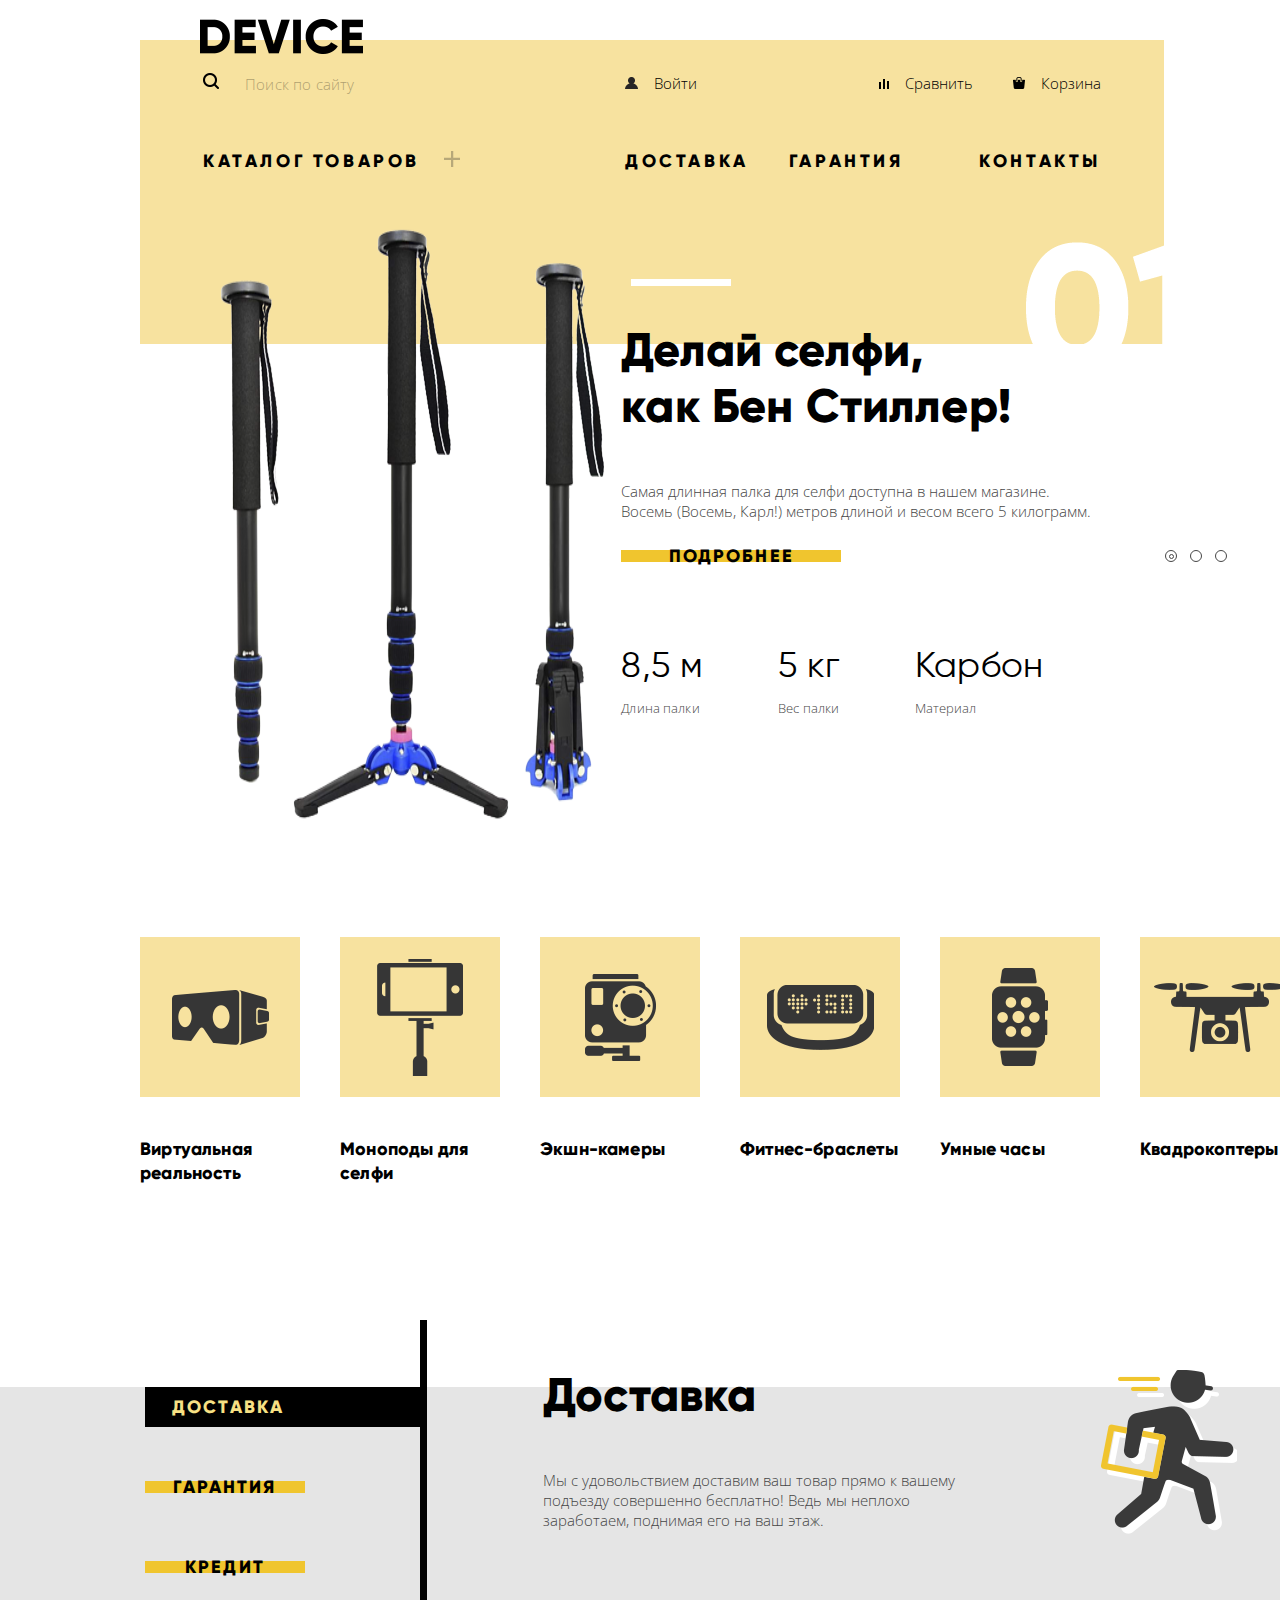
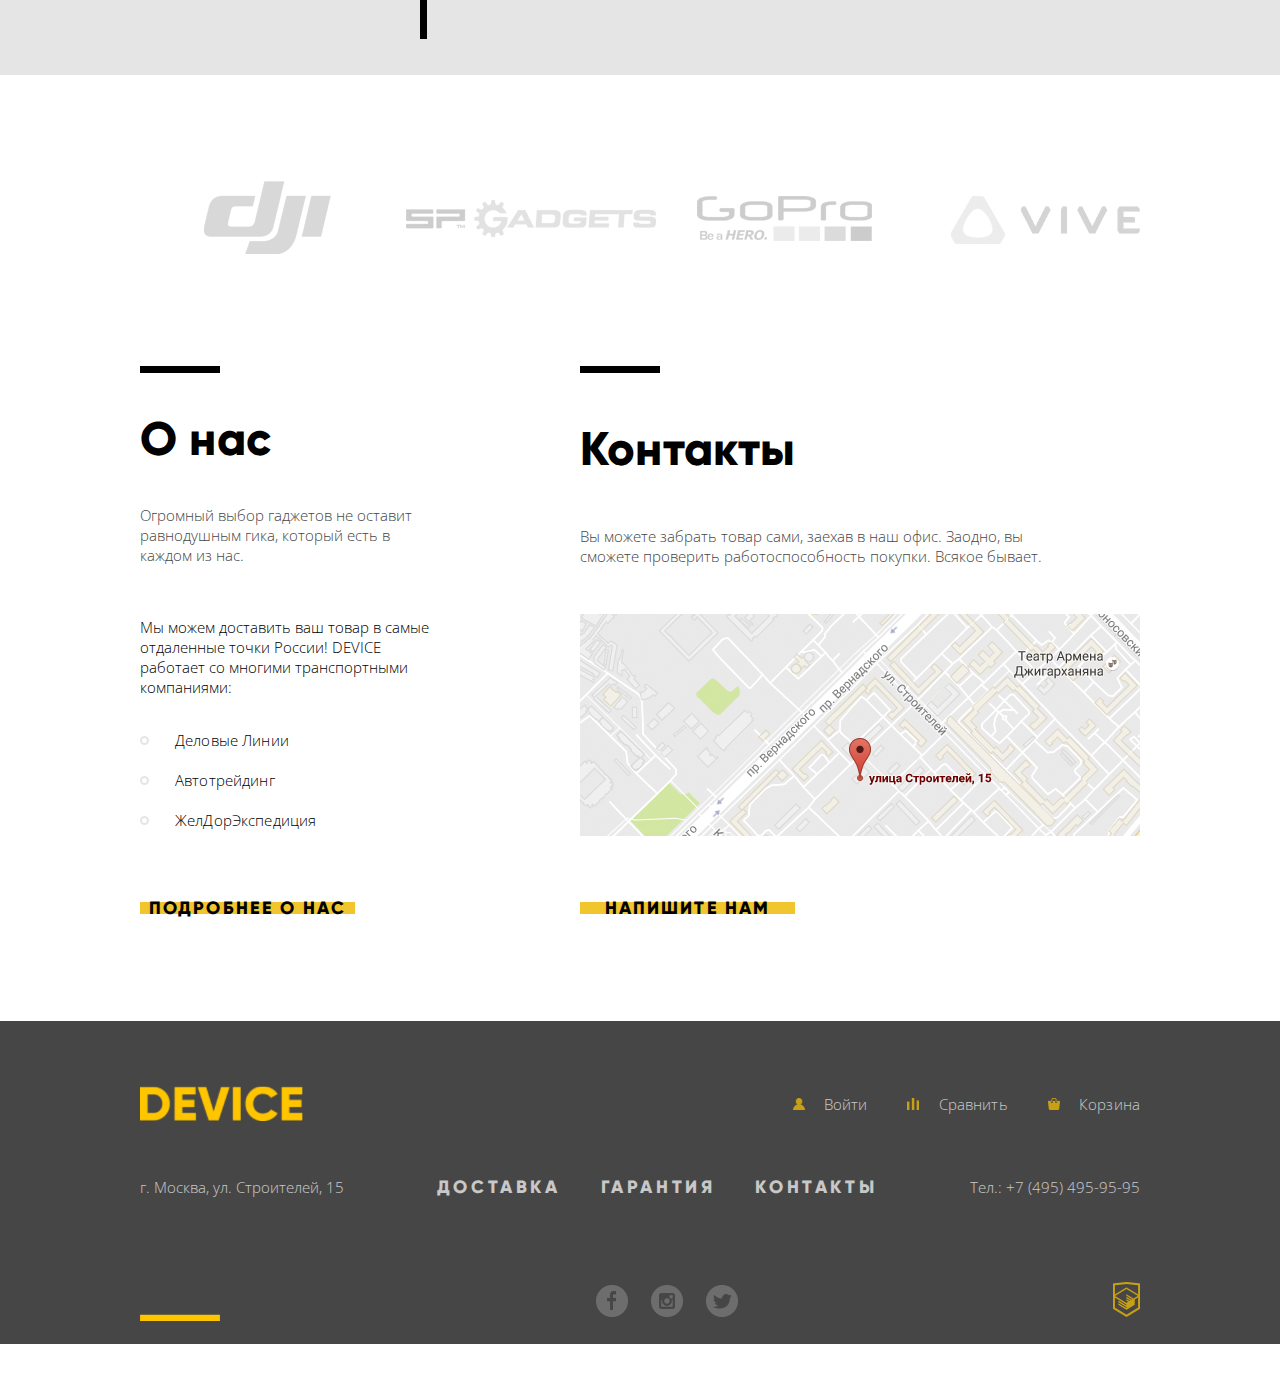
<file: Task_2/index.html>
<!DOCTYPE html>
<html lang="en">
	<head>
		<meta charset="UTF-8" />
		<meta http-equiv="X-UA-Compatible" content="IE=edge" />
		<meta name="viewport" content="width=device-width, initial-scale=1.0" />
		<link rel="stylesheet" href="styles.css" />
		<link rel="preconnect" href="https://fonts.googleapis.com" />
		<link rel="preconnect" href="https://fonts.gstatic.com" crossorigin />
		<link
			href="https://fonts.googleapis.com/css2?family=Open+Sans:wght@300&family=Rubik+Bubbles&display=swap"
			rel="stylesheet"
		/>
		<title>Device</title>
		<style>
			@font-face {
				font-family: "Gilroy - Extra Bold";
				src: url("fonts/Gilroy-ExtraBold.otf");
			}
			@font-face {
				font-family: "Gilroy - Regular";
				src: url("fonts/Gilroy-Regular.ttf");
			}
		</style>
	</head>
	<body>
		<header>
			<a href="#"
				><img src="images/logo-header.svg" alt="" class="logo-header"
			/></a>
			<div class="header-container">
				<div class="wrapper">
				<div class="search">
					<img src="images/search.svg" alt="" />
					<input type="text" placeholder="Поиск по сайту" class="search_text" />
					<section class="search_onfocus">
						<hr class="search_line" />
						<div class="search_button"><a href="#">Найти</a></div>
					</section>
				</div>
				<ul class="header-container_upper-menu">
					<li>
						<a href="#">
							<img src="images/user.svg" alt="" />
							Войти</a
						>
					</li>
					<ul class="header-container_upper-menu_right">
						<li>
							<a href="#">
								<img src="images/compare.svg" alt="" />
								Сравнить</a
							>
						</li>
						<li>
							<a href="#">
								<img src="images/cart.svg" alt="" />
								Корзина</a
							>
						</li>
					</ul>
				</ul>
				</div>
				<ul class="header-container_center-menu wrapper">
					<div class="header-container_center-menu-left">
						<li class="open_menu">
							<a href="#" class="large-menu_text"
								>Каталог товаров <img src="images/plus.svg" alt="" id="plus"
							/></a>
						</li>
						<div class="catalog-options">
							<ul>
								<li><a href="#">Виртуальная реальность</a></li>
								<li><a href="catalog.html">Моноподы</a></li>
								<li><a href="#">Экшн-камеры</a></li>
							</ul>
							<ul>
								<li><a href="#">Фитнес-браслеты</a></li>
								<li><a href="#">Умные часы</a></li>
							</ul>

							<li><a href="#">Квадрокоптеры</a></li>
						</div>
					</div>
					<ul class="header-container_center-menu-right">
						<li>
							<a href="#" class="large-menu_text">Доставка</a>
						</li>
						<li>
							<a href="#" class="large-menu_text">Гарантия</a>
						</li>
						<li>
							<a href="#" class="large-menu_text">Контакты</a>
						</li>
					</ul>
				</ul>
		</header>
	
		<section class="slider slider--safari">
				<input
					type="radio"
					class="nav-dot"
					id="card-radio-1"
					name="slide"
					value="slide1"
					checked
				/>
				<label for="card-radio-1" id="card-label-1"></label>
				<div class="slide">
					<img src="images/slider-1.png" alt="" id="slide_image-1" class="slide_image"/>
					<div class="slide_description">
			<div class="slide-text" id="slide-text--1">
						<p class="slide-text_header">
							Делай селфи,<br> как Бен Стиллер! 
						</p>
						<p class="slide-text_main">
							Самая длинная палка для селфи доступна в нашем магазине.
Восемь (Восемь, Карл!) метров длиной и весом всего 5 килограмм.

						</p>
						<div class="slide-text_more">
							<a href="#">
							ПОДРОБНЕЕ
						</a>
						</div>
						<div class="slide-text_stats">
							<div>
							<p class="slide-text_stats--large">8,5 м</p>
							<p class="slide-text_stats--small">Длина палки</p>
							</div>
							<div>
							<p class="slide-text_stats--large">5 кг</p>
							<p class="slide-text_stats--small">Вес палки</p>
							</div>
							<div>
							<p class="slide-text_stats--large">Карбон</p>
							<p class="slide-text_stats--small">Материал</p>
							</div>
						</div>
						</div>
					</div>
				</div>
				<input
					type="radio"
					class="nav-dot"
					id="card-radio-2"
					name="slide"
					value="slide2"
				/>
				<label for="card-radio-2" id="card-label-2"></label>
				<div class="slide">
					<img src="images/slider-2.png" alt="" id = "slide_image-2" class="slide_image"/>
					<div class="slide_description">
			<div class="slide-text" id="slide-text--2">
						<p class="slide-text_header">
							Худеем<br>
правильно!
						</p>
						<p class="slide-text_main">
							Мотивирующие фитнес-браслеты помогут найти в себе силы 
не пропускать занятия и соблюдать диету.

						</p>
						<div class="slide-text_more">
							<a href="#">
							ПОДРОБНЕЕ
						</a>
						</div>
						<div class="slide-text_stats">
							<div>
							<p class="slide-text_stats--large">48 часов</p>
							<p class="slide-text_stats--small">Без подзарядки</p>
							</div>
						</div>
						</div>
					</div>
				</div>
				<input
					type="radio"
					class="nav-dot"
					id="card-radio-3"
					name="slide"
					value="slide3"
				/>
				<label for="card-radio-3" id="card-label-3"></label>
				<div class="slide" id="slide-3">
					<img src="images/slider-3.png" alt="" class="slide_image"/>
					<div class="slide_description">
									
			<div class="slide-text" id="slide-text--3">
						<p class="slide-text_header">
							Порхает как бабочка,
жалит как пчела!
						</p>
						<p class="slide-text_main">
							Этот обычный, на первый взгляд, квадрокоптер оснащен 
мощным лазером, замаскированным под стандартную камеру.
						</p>
						<div class="slide-text_more">
							<a href="#">
							ПОДРОБНЕЕ
						</a>
						</div>
						<div class="slide-text_stats">
							<div>
							<p class="slide-text_stats--large">800 м</p>
							<p class="slide-text_stats--small">Дальность полета</p>
							</div>
							<div>
							<p class="slide-text_stats--large">50 м</p>
							<p class="slide-text_stats--small">Радиус поражения</p>
							</div>
						</div>
						</div>
					</div>
				</div>
		</section>
		<section class="blocks">
			<a href="#" class = "block"><div class="block_image"><img src="images/popular-1.png" alt=""></div><p class="bold-text">Виртуальная реальность</p></a>
			<a href="#" class = "block"><div class="block_image"><img src="images/popular-2.png" alt=""></div><p class="bold-text">Моноподы для селфи</p></a>
			<a href="#" class = "block"><div class="block_image"><img src="images/popular-3.png" alt=""></div><p class="bold-text">Экшн-камеры</p></a>
			<a href="#" class = "block"><div class="block_image"><img src="images/popular-4.png" alt=""></div><p class="bold-text">Фитнес-браслеты</p></a>
			<a href="#" class = "block"><div class="block_image"><img src="images/popular-5.png" alt=""></div><p class="bold-text">Умные часы</p></a>
			<a href="#"class = "block"><div class="block_image"><img src="images/popular-6.png" alt=""></div><p class="bold-text">Квадрокоптеры</p></a>
	</section>
	<section class="middle-slider">
		<div class="middle-slider_buttons">
							<input
								type="radio"
								class="nav-button"
								id="delivery"
								name="option"
								value=""
								checked
							/>
							<label for="delivery" id="delivery">Доставка</label>
							<div class="middle-slider_slide">
						<div>
							<p class="slide-text_header">
							Доставка
						</p>
						<p class="slide-text_main">
							Мы с удовольствием доставим ваш товар прямо к вашему подъезду совершенно бесплатно! Ведь мы неплохо заработаем, поднимая его на ваш этаж.
						</p>
					</div>
						<img src="images/delivery.png" class = "middle-slider_slide_image" alt="">
						</div>
							<input
								type="radio"
								class="nav-button"
								id="warrancy"
								name="option"
								value=""
							/>
							<label for="warrancy" id="warrancy">Гарантия</label>
							<div class="middle-slider_slide">
						<div>
							<p class="slide-text_header">
							Гарантия
						</p>
						<p class="slide-text_main">
Если из-за возгорания купленного у нас товара у вас сгорит дом — не переживайте, мы выдадим вам новый.
Товар, не дом, конечно же.						</p>
					</div>
					<img src="images/warranty.png" class = "middle-slider_slide_image" alt="">
					</div>
							<input
								type="radio"
								class="nav-button"
								id="credit"
								name="option"
								value=""
							/>
							<label for="credit" id="credit">Кредит</label>
							<div class="middle-slider_slide">
						<div>
							<p class="slide-text_header">
							Кредит
						</p>
						<p class="slide-text_main">
Залезть в долговую яму стало проще! Кредитные консультанты подберут для вас наиболее выгодные 
условия кредита. Выгодные для нашего банка, разумеется.						</p>
					</div>
					<img src="images/credit.png" class = "middle-slider_slide_image" alt="">
					</div>
					
	</section>
			<section class="brands">
			<a href="" class="brand--first"><div class="brand_image"><img src="images/logo-1.png" alt=""></div></a>
			<a href="" class="brand--second"><div class="brand_image"><img src="images/logo-2.png" alt=""></div></a>
			<a href="" class="brand--third"><div class="brand_image"><img src="images/logo-3.png" alt=""></div></a>
			<a href="" class="brand--forth"><div class="brand_image"><img src="images/logo-4.png" alt=""></div></a>
	</section>
	<section class="company">
		<div class="company_about-us">
			<p class="slide-text_header">
							О нас
						</p>
						<p class="slide-text_main">
Огромный выбор гаджетов не оставит равнодушным гика, который есть в каждом из нас.</p>
<p>
Мы можем доставить ваш товар в самые отдаленные точки России! DEVICE работает со многими транспортными компаниями:
						</p>
						<ul class="bold-text">
							<li>Деловые Линии</li>
	<li>Автотрейдинг</li>
	<li>ЖелДорЭкспедиция</li>
						</ul>
						<div class="slide-text_more">
							<a href="#">
							ПОДРОБНЕЕ О НАС
						</a>
						</div>
		</div>
		<div class="company_contacts">
			<p class="slide-text_header">
							Контакты
						</p>
						<p class="slide-text_main">
Вы можете забрать товар сами, заехав в наш офис. Заодно, вы сможете проверить работоспособность покупки. Всякое бывает.</p>
						<a href="#map-popup" class="company_contacts_map">
							<img src="images/map.png" alt="" >
						</a>
						<div id="map-popup">
							<!-- <img src="images/map-big.png" alt="" > -->
							 <a href="" id="close"><img src="images/modal-close.png" alt=""></a>
						</div>
						<div class="slide-text_more">
							<a href="#writeUsPopup"" >
							НАПИШИТЕ НАМ
						</a>
						<form class="write-us-popup" id="writeUsPopup">
							   <a href="" id="close"><img src="images/modal-close.png" alt=""></a>
							<div class="write-us-popup_text">
								<div>
<label for="username" class="bold-text">Ваше имя:</label>
  <input type="text" id="username" name="username" placeholder="Имя Фамилия">
  </div>
  <div>
  <label for="username" class="bold-text">Ваш e-mail:</label>
  <input type="text" id="username" name="username" placeholder="email@example.com">
  </div>
  </div>
    <div class="write-us-popup_textarea">
  <label for="text" class="bold-text">Текст письма:</label>
  <textarea id="text" name="text" placeholder="В свободной форме"></textarea>
  </div>
  <button type="submit"  class="button-submit"> Отправить </button>
						</form>
						</div>
		</div>
	</section>
		<footer>
			<div class="footer-container">
				<div class="footer-container_upper">
					<img src="images/logo.png" alt="" class="logo" />
					<ul class="small-menu">
						<li class="small-menu_item">
							<a class="small-menu_text" href="#">
								<img src="images/user.png" alt="" class="small-menu_logo" />
								Войти</a
							>
						</li>
						<li class="small-menu_item">
							<a class="small-menu_text" href="#">
								<img src="images/compare.png" alt="" class="small-menu_logo" />
								Сравнить</a
							>
						</li>
						<li class="small-menu_item">
							<a class="small-menu_text" href="#" class="small-menu_text">
								<img src="images/cart.png" alt="" class="small-menu_logo" />
								Корзина</a
							>
						</li>
					</ul>
				</div>
				<div class="footer-container_center">
					<p>г. Москва, ул. Строителей, 15</p>
					<ul class="large-menu">
						<li>
							<a href="#" class="large-menu_text">Доставка</a>
						</li>
						<li>
							<a href="#" class="large-menu_text">Гарантия</a>
						</li>
						<li>
							<a href="#" class="large-menu_text">Контакты</a>
						</li>
					</ul>
					<p>Тел.: +7 (495) 495-95-95</p>
				</div>
				<div class="footer-container_bottom">
					<img src="images/bottom-line.png" alt="" class="bottom-line" />
					<div class="social-links">
						<a href="#"
							><svg
								xmlns="http://www.w3.org/2000/svg"
								xmlns:xlink="http://www.w3.org/1999/xlink"
								width="32"
								height="32"
								viewBox="0 0 32 32"
							>
								<g>
									<g opacity="">
										<image
											width="32"
											height="32"
											xlink:href="[data-uri]"
										/>
									</g>
								</g></svg
						></a>
						<a href="#"
							><svg
								xmlns="http://www.w3.org/2000/svg"
								xmlns:xlink="http://www.w3.org/1999/xlink"
								width="32"
								height="32"
								viewBox="0 0 32 32"
							>
								<g>
									<g opacity="">
										<image
											width="32"
											height="32"
											xlink:href="[data-uri]"
										/>
									</g>
								</g></svg
						></a>
						<a href="#"
							><svg
								xmlns="http://www.w3.org/2000/svg"
								xmlns:xlink="http://www.w3.org/1999/xlink"
								width="32"
								height="32"
								viewBox="0 0 32 32"
							>
								<g>
									<g opacity="">
										<image
											width="32"
											height="32"
											xlink:href="[data-uri]"
										/>
									</g>
								</g></svg
						></a>
					</div>
					<a href="#"
						><img src="images/logo-html.png" alt="" class="logo-html"
					/></a>
				</div>
			</div>
		</footer>
	</body>
</html>
</file>
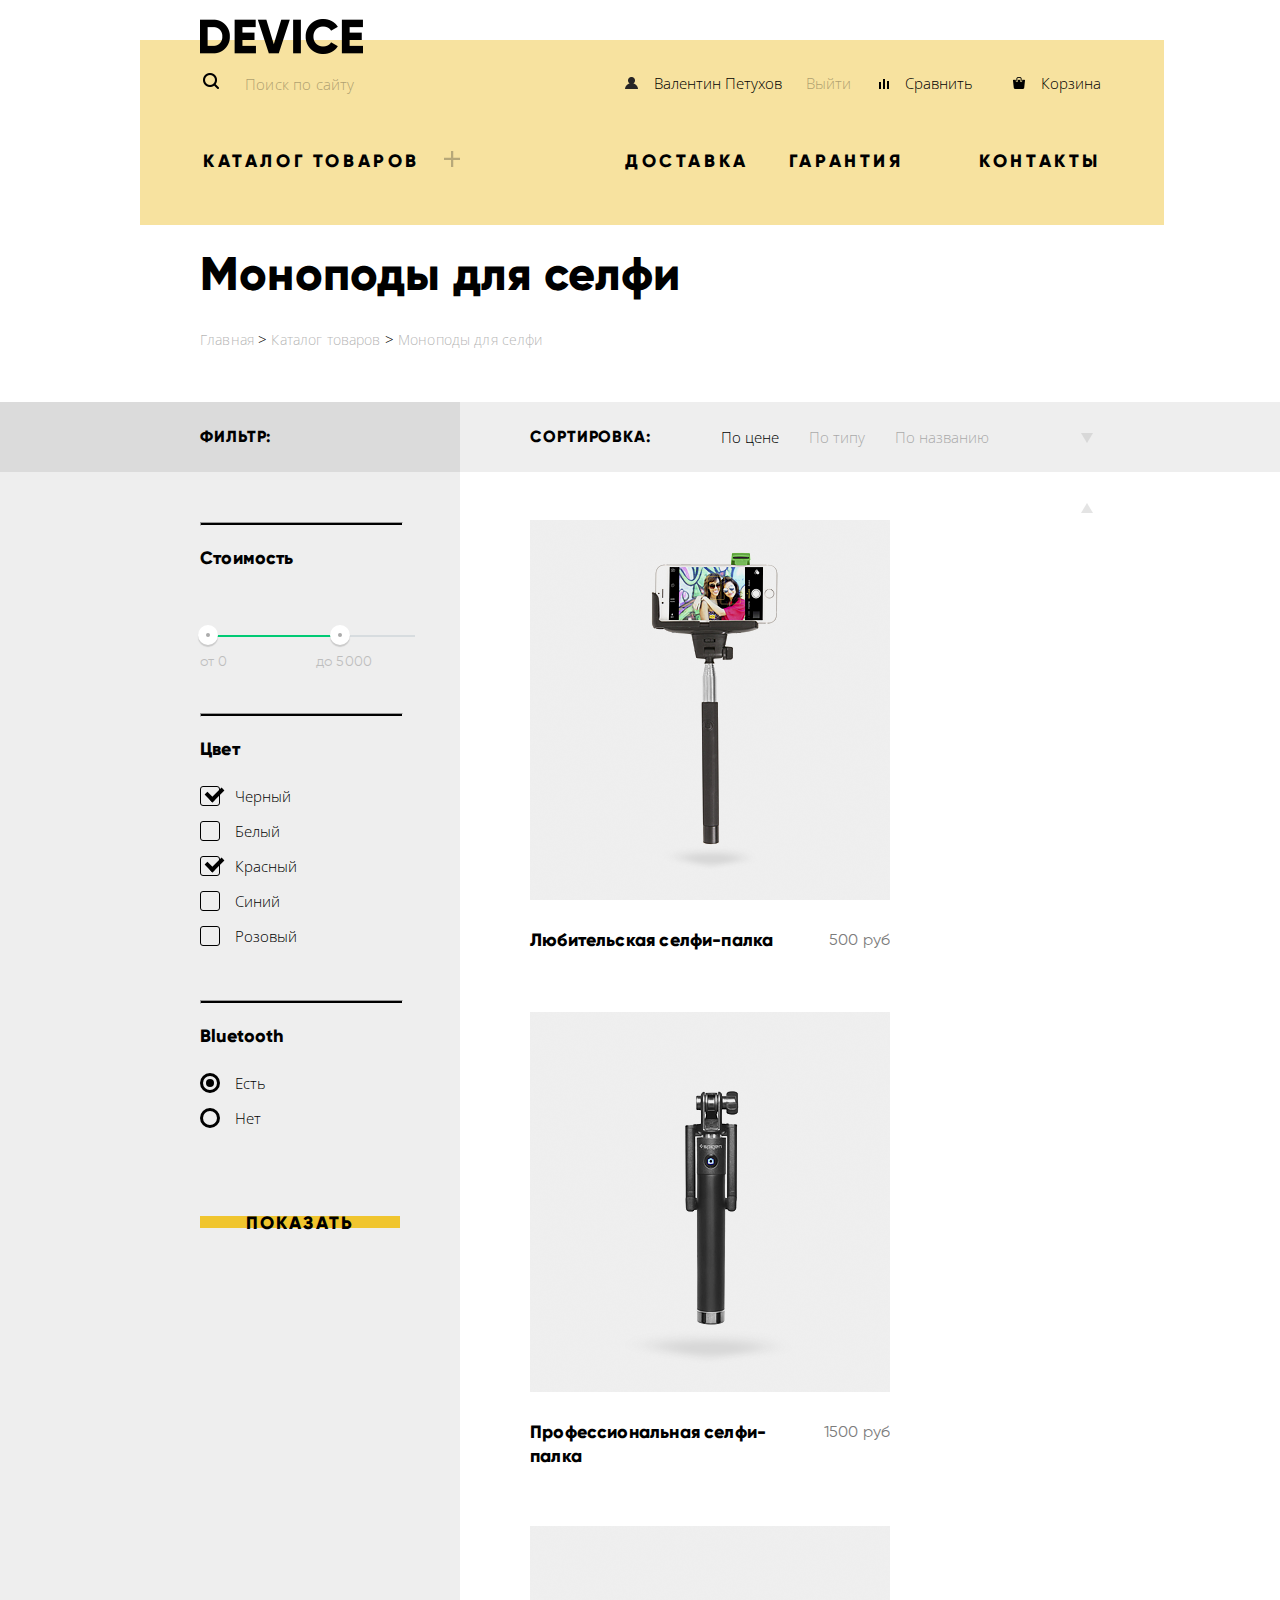
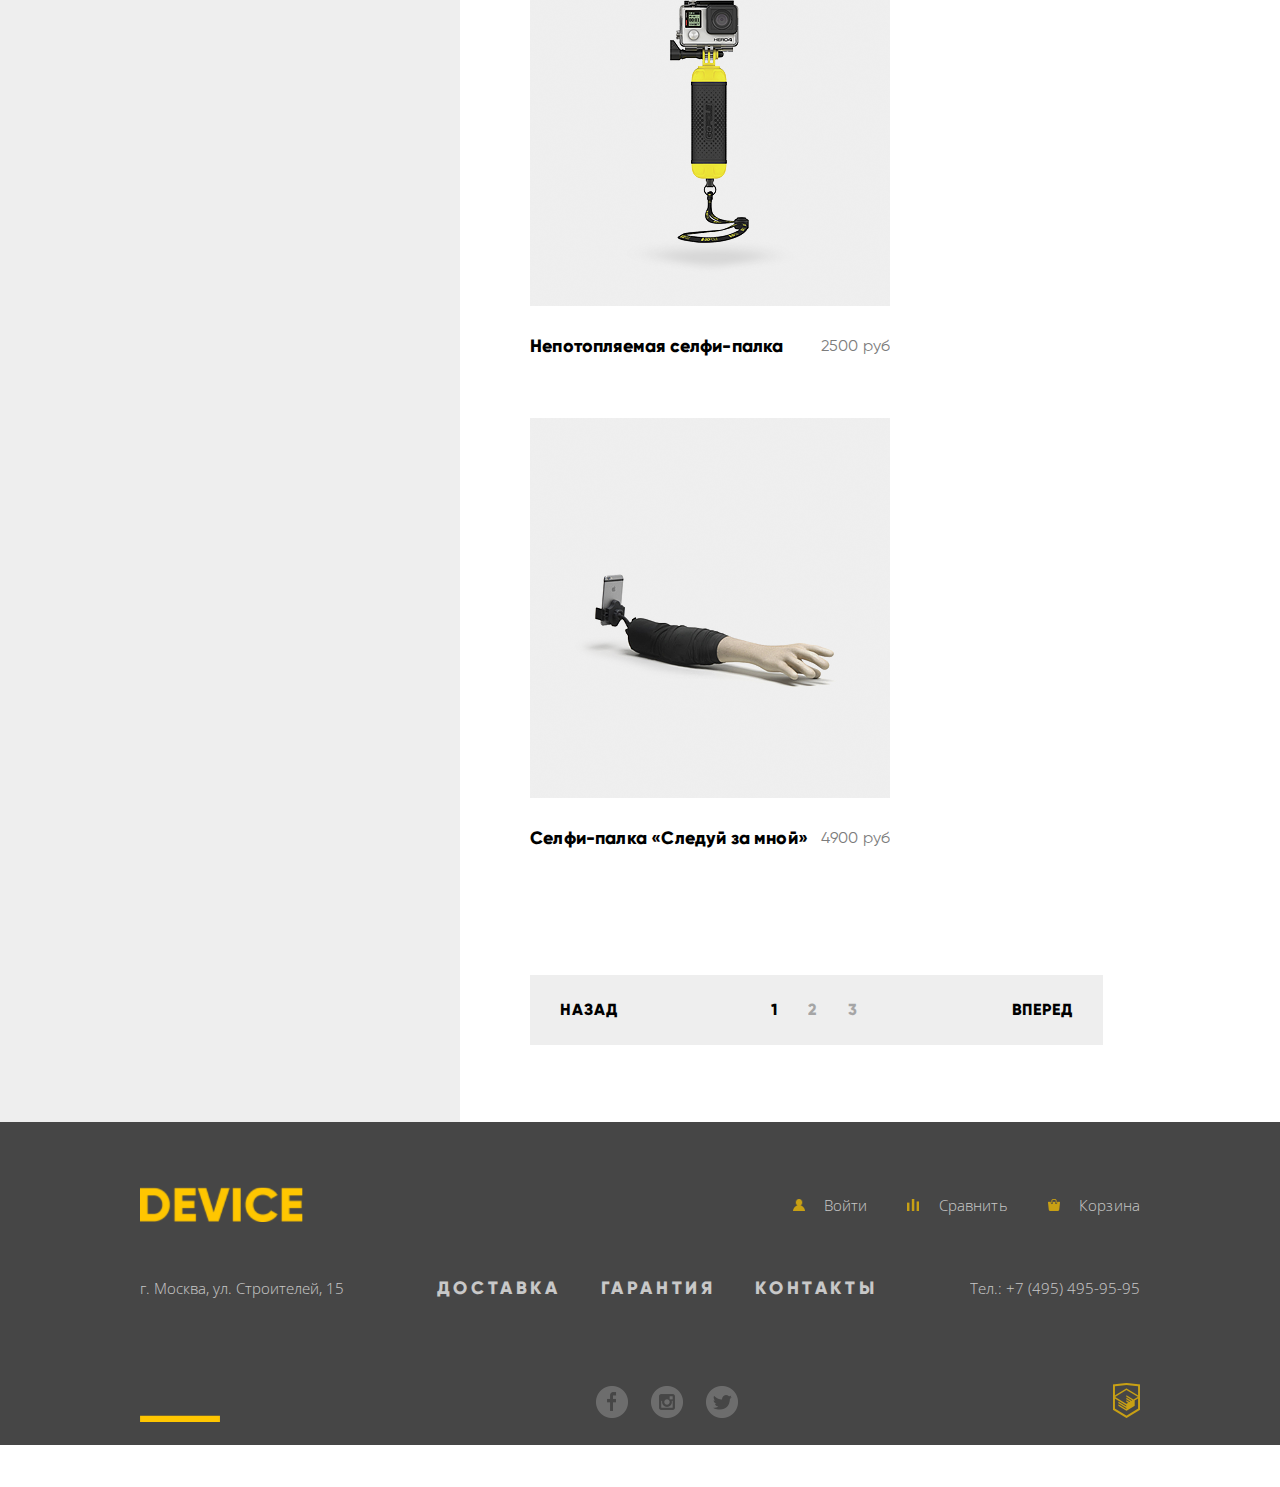
<file: Task_2/catalog.html>
<!DOCTYPE html>
<html lang="en">
	<head>
		<meta charset="UTF-8" />
		<meta http-equiv="X-UA-Compatible" content="IE=edge" />
		<meta name="viewport" content="width=device-width, initial-scale=1.0" />
		<link rel="stylesheet" href="styles.css" />
		<link rel="preconnect" href="https://fonts.googleapis.com" />
		<link rel="preconnect" href="https://fonts.gstatic.com" crossorigin />
		<link
			href="https://fonts.googleapis.com/css2?family=Open+Sans:wght@300&family=Rubik+Bubbles&display=swap"
			rel="stylesheet"
		/>
		<title>Device</title>
		<style>
			@font-face {
				font-family: "Gilroy - Extra Bold";
				src: url("fonts/Gilroy-ExtraBold.otf");
			}
			@font-face {
				font-family: "Gilroy - Regular";
				src: url("fonts/Gilroy-Regular.ttf");
			}
		</style>
	</head>
	<body>
		<header>
			<a href="index.html"
				><img src="images/logo-header.svg" alt="" class="logo-header"
			/></a>
			<div class="header-container">
				<div class="wrapper">
				<div class="search">
					<img src="images/search.svg" alt="" />
					<input type="text" placeholder="Поиск по сайту" class="search_text" />
					<section class="search_onfocus">
						<hr class="search_line" />
						<div class="search_button"><a href="#">Найти</a></div>
					</section>
				</div>
				<ul class="header-container_upper-menu">
					<li>
						<a href="#" class="profile">
							<img src="images/user.svg" alt="" />
							Валентин Петухов</a>
							<a href="#" id="logout">Выйти</a>
					</li>
					<ul class="header-container_upper-menu_right">
						<li>
							<a href="#">
								<img src="images/compare.svg" alt="" />
								Сравнить</a
							>
						</li>
						<li>
							<a href="#">
								<img src="images/cart.svg" alt="" />
								Корзина</a
							>
						</li>
					</ul>
				</ul>
				</div>
				<ul class="header-container_center-menu wrapper">
					<div class="header-container_center-menu-left">
						<li class="open_menu">
							<a href="#" class="large-menu_text"
								>Каталог товаров <img src="images/plus.svg" alt="" id="plus"
							/></a>
						</li>
						<div class="catalog-options">
							<ul>
								<li><a href="#">Виртуальная реальность</a></li>
								<li><a href="#">Моноподы</a></li>
								<li><a href="#">Экшн-камеры</a></li>
							</ul>
							<ul>
								<li><a href="#">Фитнес-браслеты</a></li>
								<li><a href="#">Умные часы</a></li>
							</ul>

							<li><a href="#">Квадрокоптеры</a></li>
						</div>
					</div>
					<ul class="header-container_center-menu-right">
						<li>
							<a href="#" class="large-menu_text">Доставка</a>
						</li>
						<li>
							<a href="#" class="large-menu_text">Гарантия</a>
						</li>
						<li>
							<a href="#" class="large-menu_text">Контакты</a>
						</li>
					</ul>
				</ul>
		</header>
	<section class="content-header">
			<p class="content-header_text">Моноподы для селфи</p>
			<div class="content-header_links"><a href="index.html">Главная</a> > <a href="">Каталог товаров </a> > <a href="">Моноподы для селфи</a> </div>
	</section>
	<section class="content-main">
			<div class="left-filters">
				<div class="left-filters_header">
					<p class="filter_header">ФИЛЬТР:</p>
				</div>
				<form
					action="https://echo.htmlacademy.ru/"
					method="get"
					name="left-filters"
				>
				<hr class="separator">
					<div class="price">
						<p class="small-header">Стоимость</p>
						<div class="fslider">
							<div class="fslider_circle fslider_circle--first">
								<div
									class="fslider_circle_small fslider_circle_small--first"
								></div>
							</div>
							<div class="fslider_circle fslider_circle--second">
								<div
									class="fslider_circle_small fslider_circle_small--second"
								></div>
							</div>
							<div class="fslider_line fslider_line--green"></div>
							<div class="fslider_line fslider_line--gray"></div>
						</div>
						<div class="price-range">
							<label for="price-text">от 0</label>
							<label for="price-text">до 5000</label>
						</div>
					</div>
					<hr class="separator">
					<div class="details">
						<p class="small-header">Цвет</p>
						<label class="details_label" for="details-item-1">
							<input
								type="checkbox"
								id="details-item-1"
								name="details-item"
								value="slider"
								checked="checked"
							/>
							<span class="grid_text">Черный</span>
							<span class="details_checkmark"></span>
						</label>

						<label class="details_label" for="details-item-2">
							<input
								type="checkbox"
								id="details-item-2"
								name="details-item"
								value="block"

							/>
							<span class="grid_text">Белый</span>
							<span class="details_checkmark"></span>
						</label>

						<label class="details_label" for="details-item-3">
							<input
								type="checkbox"
								id="details-item-3"
								name="details-item"
								value="news"
								checked
							/>
							<span class="grid_text">Красный</span>
							<span class="details_checkmark"></span>
						</label>

						<label class="details_label" for="details-item-4">
							<input
								type="checkbox"
								id="details-item-4"
								name="details-item"
								value="gallery"
							/>
							<span class="grid_text">Синий</span>
							<span class="details_checkmark"></span>
						</label>

						<label class="details_label" for="details-item-5">
							<input
								type="checkbox"
								id="details-item-5"
								name="details-item"
								value="basket"
							/>
							<span class="grid_text">Розовый</span>
							<span class="details_checkmark"></span>
						</label>
					</div>
					<hr class="separator">
					<div class="grid">
						<p class="small-header">Bluetooth</p>
						<label for="grid-item-1" class="grid_label">
							<input
								type="radio"
								id="grid-item-1"
								name="grid-item"
								value="adapted"
								checked
							/>
							<span class="grid_text">Есть</span>
							<span class="grid_dot"></span>
						</label>
						<label for="grid-item-2" class="grid_label">
							<input
								type="radio"
								id="grid-item-2"
								name="grid-item"
								value="fixed"
							/>
							<span class="grid_text">Нет</span>
							<span class="grid_dot"></span>
						</label>
					</div>
					<button type="submit" class="button-submit button-sibmit--catalog"> Показать </button>
				</form>
			</div>
			<div class="right-content">
				<div class="right-content_sort">
				
								<div class="sort">
									<div class="sort_labels">
									<p class="sort_header">СОРТИРОВКА:</p>
					<div class="sort_type">
						<a href="#" class="sort_type--active">По цене</a>
						<a href="#">По типу</a>
						<a href="#">По названию</a>
					</div>
					</div>
											<span class="sort_arrows">
							<a class="sort_arrow sort_arrow--desc"></a>
							<a class="sort_arrow sort_arrow--asc"></a>
						</span>
				</div>
				</div>
				<div class="cards">
					<div class="card">
						<div class="card_display">
						<img src="images/item-1.png" class="card_image" alt="" />
		<div class="card_name">
							<a href="#" class="slide-text_more--card">
							В корзину
						</a>
						<a href=""><p class="add-to-compare">
							Добавить к сравнению
						</p>
						</a>
						</div>
						</div>						
						<div class="card_description">
							<a href="#"><p class="card_header">Любительская селфи-палка</p></a>
							<p class="card_price">500 руб</p>
						</div>
					</div>
					<div class="card">
						<div class="card_display">
						<img src="images/item-2.png" class="card_image" alt="" />
		<div class="card_name">
							<a href="#" class="slide-text_more--card">
							В корзину
						</a>
						<a href=""><p class="add-to-compare">
							Добавить к сравнению
						</p>
						</a>
						</div>
						</div>
						<div class="card_description">
							<a href="#"><p class="card_header">Профессиональная селфи-палка </p></a>
							<p class="card_price">1500 руб</p>
						</div>
						</div>
					<div class="card">
						<div class="card_display">
						<img
							src="images/item-3.png"
							class="card_image"
							alt=""
						/>
		<div class="card_name">
							<a href="#" class="slide-text_more--card">
							В корзину
						</a>
						<a href=""><p class="add-to-compare">
							Добавить к сравнению
						</p>
						</a>
						</div>
						</div>
						<div class="card_description">
							<a href="#"><p class="card_header">Непотопляемая селфи-палка </p></a>
							<p class="card_price">2500 руб</p>
						</div>
					</div>
					<div class="card">
						<div class="card_display">
						<img src="images/item-4.png" class="card_image" alt="" />
		<div class="card_name">
							<a href="#" class="slide-text_more--card">
							В корзину
						</a>
						<a href=""><p class="add-to-compare">
							Добавить к сравнению
						</p>
						</a>
						</div>
						</div>
						<div class="card_description">
							<a href="#"><p class="card_header">Селфи-палка «Следуй за мной»</p></a>
							<p class="card_price">4900 руб</p>
						</div>
					</div>
				</div>
				<div class="pagination">
					<a href=""><p class="pagination_header">Назад</p></a>
					<p class="pagination_buttons">
					<a href="#">
						<span class="pagination_buttons_button pagination_buttons_button--active">1</span></a
					>
					<a href="#"> <span  class="pagination_buttons_button">2</span></a>
					<a href="#"> <span  class="pagination_buttons_button">3</span></a>
					</p>
					<a href=""><p class="pagination_header">Вперед</p></a>
				</div>
			</div>
			</div>
	</section>

		<footer>
			<div class="footer-container">
				<div class="footer-container_upper">
					<img src="images/logo.png" alt="" class="logo" />
					<ul class="small-menu">
						<li class="small-menu_item">
							<a class="small-menu_text" href="#">
								<img src="images/user.png" alt="" class="small-menu_logo" />
								Войти</a
							>
						</li>
						<li class="small-menu_item">
							<a class="small-menu_text" href="#">
								<img src="images/compare.png" alt="" class="small-menu_logo" />
								Сравнить</a
							>
						</li>
						<li class="small-menu_item">
							<a class="small-menu_text" href="#" class="small-menu_text">
								<img src="images/cart.png" alt="" class="small-menu_logo" />
								Корзина</a
							>
						</li>
					</ul>
				</div>
				<div class="footer-container_center">
					<p>г. Москва, ул. Строителей, 15</p>
					<ul class="large-menu">
						<li>
							<a href="#" class="large-menu_text">Доставка</a>
						</li>
						<li>
							<a href="#" class="large-menu_text">Гарантия</a>
						</li>
						<li>
							<a href="#" class="large-menu_text">Контакты</a>
						</li>
					</ul>
					<p>Тел.: +7 (495) 495-95-95</p>
				</div>
				<div class="footer-container_bottom">
					<img src="images/bottom-line.png" alt="" class="bottom-line" />
					<div class="social-links">
						<a href="#"
							><svg
								xmlns="http://www.w3.org/2000/svg"
								xmlns:xlink="http://www.w3.org/1999/xlink"
								width="32"
								height="32"
								viewBox="0 0 32 32"
							>
								<g>
									<g opacity="">
										<image
											width="32"
											height="32"
											xlink:href="[data-uri]"
										/>
									</g>
								</g></svg
						></a>
						<a href="#"
							><svg
								xmlns="http://www.w3.org/2000/svg"
								xmlns:xlink="http://www.w3.org/1999/xlink"
								width="32"
								height="32"
								viewBox="0 0 32 32"
							>
								<g>
									<g opacity="">
										<image
											width="32"
											height="32"
											xlink:href="[data-uri]"
										/>
									</g>
								</g></svg
						></a>
						<a href="#"
							><svg
								xmlns="http://www.w3.org/2000/svg"
								xmlns:xlink="http://www.w3.org/1999/xlink"
								width="32"
								height="32"
								viewBox="0 0 32 32"
							>
								<g>
									<g opacity="">
										<image
											width="32"
											height="32"
											xlink:href="[data-uri]"
										/>
									</g>
								</g></svg
						></a>
					</div>
					<a href="#"
						><img src="images/logo-html.png" alt="" class="logo-html"
					/></a>
				</div>
			</div>
		</footer>
	</body>
</html>
</file>
<file: Task_2/styles.css>
body {
	cursor: default;
	height: 100%;
	margin: 0;
	color: #000000;
	font-family: "Open Sans";
	font-size: 15px;
	font-weight: 300;
	font-style: normal;
	letter-spacing: normal;
	line-height: 30px;
	text-align: left;
	font-style: normal;
	letter-spacing: 0.15px;
	line-height: normal;
}

/* body * {
	border: 1px solid red;
} */

a {
	text-decoration: none;
}

li {
	list-style: none;
}

ul {
	margin: 0;
	padding: 0;
}

.logo-header {
	position: absolute;
	top: -21px;
	left: 60px;
	z-index: 1;
	opacity: 1;
}

.logo-header:hover {
	opacity: 0.6;
}

.logo-header:active {
	opacity: 0.3;
}

header {
	height: auto;
	background: rgb(247, 226, 159);
	margin: 40px 140px 0;
	position: absolute;
	width: 80%;
	z-index: 2;
}

.search {
	display: inline-block;
}

.search img {
	line-height: 10px;
}

.search_button {
	position: absolute;
	top: 22px;
	left: 420px;
	box-sizing: border-box;
	display: flex;
	align-items: center;

	width: 85px;
	height: 49px;
	border: 2px solid #000000;
	padding: 17px 19px;
	font-family: "Open Sans";
	font-size: 15px;
	font-weight: 300;
	line-height: 30px;
	letter-spacing: 0.15px;
	cursor: pointer;
}

.search_button:hover {
	background-color: #000000;
}

.search_button:hover > a {
	color: #ffffff;
}
.search_button:active,
.search_button:focus {
	background-color: #000000;
	display: flex;
}

.search_button:active > a {
	color: #ffffff;
	opacity: 0.3;
}

.search_line {
	position: absolute;
	background: #000000;
	width: 441px;
	height: 2px;
	border: none;
	margin: 14px 0 0;
}

.search_onfocus {
	display: none;
}

.search_text {
	display: inline-block;
	vertical-align: top;
	margin-left: 20px;
	outline: none;
	border: none;
	background: rgba(240, 197, 46, 0);
	color: #000000;
	font-family: "Open Sans";
	font-size: 15px;
	font-weight: 300;
	font-style: normal;
	letter-spacing: normal;
	line-height: 30px;
	font-style: normal;
	letter-spacing: 0.15px;
	line-height: normal;
}

.search_text:focus {
	border: none;
	color: #000000;
	font-family: "Open Sans";
	font-size: 15px;
	font-weight: 300;
	font-style: normal;
	letter-spacing: normal;
	line-height: 30px;
	text-align: left;
	font-style: normal;
	letter-spacing: 0.15px;
	line-height: normal;
}

.search_text:focus + .search_onfocus {
	display: contents;
}
.search_text::placeholder {
	opacity: 0.3;
	color: #000000;
	font-family: "Open Sans";
	font-size: 15px;
	font-weight: 300;
	line-height: 30px;
	letter-spacing: 0.15px;
}

.search_text:hover::placeholder {
	opacity: 0.6;
}

.header-container a {
	color: #000000;
}

.header-container_upper-menu a {
	opacity: 1;
}

.header-container_upper-menu a:hover {
	opacity: 0.6;
}

.header-container_upper-menu a:active {
	opacity: 0.3;
}

.header-container_upper-menu a > img {
	margin-right: 12px;
}

.header-container_upper-menu {
	position: relative;
	display: flex;
	justify-content: flex-end;
	width: 53%;
	flex-wrap: wrap;
	gap: 40px;
}

.header-container_upper-menu > li {
	position: absolute;
	left: 0;
}

.header-container_upper-menu li {
	margin-top: 0;
}

.header-container_upper-menu_right {
	display: flex;
	justify-content: flex-end;
	position: relative;
	gap: 40px;
	flex-wrap: wrap;
}

.header-container {
	padding: 53px 63px;
	margin-top: -20px;
}

.header-container_center-menu {
	margin-top: 55px;
}

.slide-text:before {
	content: url("images/header-line.png");
	position: relative;
	top: 15px;
	left: 10px;
}

#slide-text--1:after {
	content: url("images/01.png");
	position: relative;
	top: -475px;
	left: 405px;
}

#slide-text--2:after {
	content: url("images/02.png");
	position: relative;
	top: -475px;
	left: 380px;
}

#slide-text--3:after {
	content: url("images/03.png");
	position: relative;
	top: -470px;
	left: 375px;
	z-index: -1;
}

/* .decoration_header-number-2:before {
	content: url("images/02.png");
}

.decoration_header-number-3:before {
	content: url("images/03.png");
} */

.header-container_center-menu-left {
}

#plus {
	margin-left: 16px;
}
.header-container_center-menu-left:hover .catalog-options {
	display: flex;
}

.catalog-options {
	margin-top: 20px;
	margin-bottom: -8px;
	display: none;
	gap: 47px;
	font-family: "Open Sans";
	font-size: 15px;
	font-weight: 300;
	line-height: 36px;
	letter-spacing: 0.15px;
}

.catalog-options li:hover {
	opacity: 0.6;
}

.catalog-options li:active {
	opacity: 0.3;
}

.header-container_center-menu-right {
	width: 100%;
	position: relative;
	display: flex;
	justify-content: flex-start;
	flex-wrap: wrap;
	width: 53%;
	gap: 40px;
}

.header-container_center-menu-right li:last-child {
	position: absolute;
	right: 0;
}

footer {
	height: 323px;
	width: 100%;
	background-color: #464646;
	margin-bottom: 0;
	bottom: 0;
}

.footer-container {
	padding: 65px 140px;
	display: flex;
	flex-direction: column;
}

.logo {
	width: 163px;
	height: 35px;
	color: #ffc600;
	cursor: pointer;
}

.logo:hover {
	opacity: 0.6;
}

.logo:active {
	opacity: 0.3;
}

.footer-container_upper {
	display: flex;
	justify-content: space-between;
}

p,
span,
a {
	opacity: 1;
	color: #000000;
	font-family: "Open Sans";
	font-size: 15px;
	font-weight: 300;
	font-style: normal;
	letter-spacing: normal;
	line-height: 30px;
	text-align: left;
	font-style: normal;
	letter-spacing: normal;
	line-height: normal;
}

footer p,
footer span,
footer a {
	opacity: 0.7;
	color: #ffffff;
}

.small-menu_text {
	line-height: 36px;
	letter-spacing: 0.15px;
	opacity: 0.7;
}

a.small-menu_text:hover {
	opacity: 1;
}

a.small-menu_text:active {
	opacity: 0.3;
}

.small-menu_logo {
	width: 12px;
	height: 12px;
	margin-right: 15px;
}

.small-menu {
	display: flex;
	justify-content: flex-end;
	margin: 0;
	padding: 0;
	flex-wrap: wrap;
}

.small-menu_item {
	display: flex;
	justify-content: space-between;
	align-items: center;
	margin-left: 40px;
}

.small-manu:last-child {
	margin-right: 0;
}

.large-menu {
	display: flex;
	flex-wrap: wrap;
	justify-content: space-between;
	align-items: center;
	gap: 40px;
	padding: 0;
	margin: 0;
	max-width: 800px;
}

.large-menu li {
	list-style: none;
}

.large-menu_text {
	color: #ffffff;
	font-family: "Gilroy - Extra Bold";
	font-size: 18px;
	font-weight: 400;
	font-style: normal;
	letter-spacing: normal;
	line-height: 24px;
	text-align: left;
	text-transform: uppercase;
	font-style: normal;
	letter-spacing: 3.6px;
	line-height: normal;
}

.large-menu_text:hover {
	opacity: 0.6;
}

.large-menu_text:active {
	opacity: 0.3;
}

.footer-container_center {
	display: flex;
	justify-content: space-between;
	margin-top: 40px;
}

.footer-container_bottom {
	display: flex;
	justify-content: space-between;
	align-items: flex-end;
	margin-top: 70px;
}

.social-links {
	display: flex;
	gap: 23px;
}

.social-links svg {
	opacity: 0.3;
}

.social-links svg:hover {
	opacity: 0.6;
}

.social-links svg:active {
	opacity: 0.1;
}

.bottom-line {
	height: 7px;
	width: 80px;
}

.body {
	min-height: 600px;
}

.slider {
	position: relative;
	width: 80%;
	top: 225px;
	left: 140px;
	background: linear-gradient(
		180deg,
		rgb(247, 226, 159) 0% 20%,
		transparent 20% 100%
	);
	z-index: 1;
}

.slide_description {
	width: 53%;
	position: relative;
	z-index: 1;
	top: 30px;
}

.slide-text_header {
	font-family: "Gilroy - Extra Bold";
	font-size: 47px;
	font-weight: 400;
	line-height: 56px;
	letter-spacing: 0.17px;
}

.slider > slide .slide-text_header {
	margin-bottom: 30px;
}

.slider > slide .slide-text_main {
	margin-bottom: 60px;
}

.slide-text_main {
	max-width: 471px;
	color: #464646;
}

.slide-text_more {
	cursor: pointer;
	text-align: center;
	background: rgb(255, 255, 255);
	background: linear-gradient(
		180deg,
		rgba(255, 255, 255, 1) 35%,
		rgba(240, 197, 46, 1) 35%,
		rgba(240, 197, 46, 1) 65%,
		rgba(255, 255, 255, 1) 65%
	);
}

.slide-text_more--catalog {
	background: linear-gradient(
		180deg,
		rgba(238, 238, 238, 1) 35%,
		rgba(240, 197, 46, 1) 35%,
		rgba(240, 197, 46, 1) 65%,
		rgba(238, 238, 238, 1) 65%
	);
}

.slide-text_more--card {
	cursor: pointer;
	text-align: center;
	color: #000000;
	font-family: "Gilroy - Extra Bold";
	font-size: 18px;
	font-weight: 400;
	font-style: normal;
	letter-spacing: normal;
	line-height: 24px;
	text-transform: uppercase;
	font-style: normal;
	letter-spacing: 2.15px;
	line-height: normal;
	background: linear-gradient(
		180deg,
		rgba(238, 238, 238, 0) 35%,
		rgba(240, 197, 46, 1) 35%,
		rgba(240, 197, 46, 1) 65%,
		rgba(238, 238, 238, 0) 65%
	);
}

#writeUsPopup:target {
	display: flex;
}

#close {
	width: 55px;
	height: 55px;
	position: absolute;
	right: 15px;
	top: 15px;
}

#map-popup img {
	display: block;
}

#close:active #writeUsPopup {
	display: none;
}

.slider > .slide .slide-text_more,
.card_name > .slide-text_more--card {
	margin-bottom: 70px;
	width: 220px;
	height: 40px;
	line-height: 40px;
}

.card_name > .slide-text_more--card {
	margin: 0;
}

.slide-text_more > a {
	color: #000000;
	font-family: "Gilroy - Extra Bold";
	font-size: 18px;
	font-weight: 400;
	font-style: normal;
	letter-spacing: normal;
	line-height: 24px;
	text-transform: uppercase;
	font-style: normal;
	letter-spacing: 2.15px;
	line-height: normal;
}

.slide-text_more > a:hover {
	background: rgba(240, 197, 46, 1);
}
.company .slide-text_more {
	width: 215px;
	height: 40px;
	line-height: 40px;
}

.slide-text_more--catalog {
	width: 215px;
	height: 40px;
	line-height: 40px;
}

.slide-text_more:hover,
.slide-text_more--card:hover {
	background: rgba(240, 197, 46, 1);
}

.company .slide-text_more--catalog:hover {
	background: rgba(240, 197, 46, 1);
}

.slide-text_more:active > a,
.slide-text_more--card:active {
	opacity: 0.3;
}

.slide_image {
	position: relative;
	left: 80px;
}

.slide-text_stats {
	display: flex;
	gap: 75px;
}

.slide-text_stats--large {
	margin: 0 0 10px;
	width: max-content;
	font-family: "Gilroy - Regular";
	font-size: 36px;
	font-weight: 300;
	font-style: normal;
	letter-spacing: normal;
	line-height: 48px;
	text-align: left;
	font-style: normal;
	letter-spacing: 0.36px;
	line-height: normal;
}

.slide-text_stats--small {
	margin: 0;
	width: max-content;
	color: #464646;
	font-family: "Open Sans";
	font-size: 13px;
	font-weight: 300;
	font-style: normal;
	letter-spacing: normal;
	line-height: 20px;
	text-align: left;
	font-style: normal;
	letter-spacing: 0.13px;
	line-height: normal;
}

#slide-3 img {
	width: 526px;
	height: 334px;
	position: relative;
	top: 70px;
	left: 20px;
}

.wrapper {
	display: flex;
	justify-content: space-between;
}

.slide {
	display: none;
}

.nav-dot:checked + label + .slide {
	display: flex;
	/* gap: 185px; */
	justify-content: space-between;
	width: 100%;
}

.nav-dot + #card-label-1 {
	cursor: pointer;
	display: inline-block;
	position: absolute;
	left: 1025px;
	top: 325px;
	z-index: 2;
}

.nav-dot + #card-label-2 {
	cursor: pointer;
	display: inline-block;
	position: absolute;
	left: 1050px;
	top: 325px;
	z-index: 2;
}

.nav-dot + #card-label-3 {
	cursor: pointer;
	display: inline-block;
	position: absolute;
	left: 1075px;
	top: 325px;
	z-index: 2;
}

.nav-dot {
	display: none;
	width: 0;
	height: 0;
}

.nav-dot + label:before {
	position: absolute;
	cursor: pointer;
	background: #ffffff;
	width: 12px;
	height: 12px;
	border-radius: 50%;
	border: 1px solid #464646;
	content: " ";
	box-sizing: border-box;
}

.nav-dot:checked + label:after {
	cursor: pointer;
	position: absolute;
	left: 3.5px;
	top: 3.5px;
	content: " ";
	width: 5px;
	height: 5px;
	border: 1px solid #464646;
	border-radius: 50%;
	box-sizing: border-box;
}

.blocks {
	display: flex;
	justify-content: space-between;
	margin: 340px 140px 0;
	gap: 40px;
}

.brands {
	display: flex;
	justify-content: space-between;
	margin: 94px 140px 0;
}

.block,
.brand {
	display: block;
}

.block:hover .block_image {
	background: rgba(240, 197, 46, 1);
}

.block:active .block_image {
	background: rgba(240, 197, 46, 1);
	opacity: 0.3;
}

.block:active p {
	opacity: 0.3;
}

.brand--first:hover {
	background-image: url("images/logo-1_copy.png");
}

.brand--second:hover {
	background-image: url("images/logo-2_copy.png");
}

.brand--third:hover {
	background-image: url("images/logo-3_copy.png");
}

.brand--forth:hover {
	background-image: url("images/logo-4_copy.png");
}

.block_image {
	width: 160px;
	height: 160px;
	background: rgb(247, 226, 159);
	display: flex;
	align-items: center;
	justify-content: center;
}

.blocks .bold-text {
	margin-top: 40px;
	color: #000000;
	font-family: "Gilroy - Extra Bold";
	font-size: 18px;
	font-weight: 400;
	line-height: 24px;
	letter-spacing: 0.18px;
}

.middle-slider {
	display: flex;
	margin-top: 184px;
	width: 100%;
	height: 288px;
	background-color: #e5e5e5;
}

.nav-button {
	display: none;
	width: 0;
	height: 0;
}

.middle-slider_buttons {
	display: flex;
	flex-direction: column;
	padding-left: 145px;
	gap: 40px;
}

.nav-button + label {
	cursor: pointer;
	color: #000000;
	font-family: "Gilroy - Extra Bold";
	font-size: 18px;
	font-weight: 400;
	text-transform: uppercase;
	letter-spacing: 2.15px;
	text-align: center;
	width: 160px;
	height: 40px;
	line-height: 40px;
	background: rgb(255, 255, 255);
	background: linear-gradient(
		180deg,
		rgba(229, 229, 229, 1) 35%,
		rgba(240, 197, 46, 1) 35%,
		rgba(240, 197, 46, 1) 65%,
		rgba(229, 229, 229, 1) 65%
	);
}

.nav-button + label:hover {
	background: rgba(240, 197, 46, 1);
}

.nav-button + label:active {
	background: #000000;
	color: #f7e184;
}

.nav-button:checked + label {
	width: 278px;
	height: 40px;
	background: #000000;
	color: #f7e184;
	text-align: left;
	padding-left: 27px;
	box-sizing: border-box;
}

.nav-button:checked + label + .middle-slider_slide {
	display: flex;
	align-items: flex-start;
	gap: 132px;
	padding-left: 116px;
	border-left: 7px solid black;
	height: 319px;
	position: absolute;
	left: 420px;
	top: 1320px;
}
.middle-slider_slide {
	display: none;
}

.middle-slider_slide .slide-text_main {
	max-width: 426px;
}

.middle-slider_slide_image {
	position: relative;
	top: 50px;
	width: 136px;
	height: 164px;
}

.company {
	display: flex;
	gap: 150px;
	margin: 93px 140px 93px;
	height: 562px;
	box-sizing: border-box;
}

.company_about-us,
.company_contacts {
	display: flex;
	flex-direction: column;
	justify-content: space-between;
}

.company_about-us:before {
	content: "";
	width: 80px;
	height: 7px;
	background-color: #000000;
}

.company_contacts:before {
	content: "";
	width: 80px;
	height: 7px;
	background-color: #000000;
}

.company .slide-text_header,
.company .slide-text_main {
	margin: 0;
}

.company_about-us > ul > li:before {
	content: "";
	border-radius: 50%;
	width: 5px;
	height: 5px;
	border: 2px solid #e5e5e5;
	position: absolute;
	left: 0;
}

.company_about-us p {
	max-width: 471px;
}

.company .bold-text {
	display: flex;
	flex-direction: column;
	gap: 20px;
	position: relative;
	top: -20px;
}

.company > .company_about-us .bold-text li {
	padding-left: 35px;
	display: flex;
	align-items: center;
}

#map-popup {
	background-image: url("images/map-big.png");
	display: none;
	width: 960px;
	height: 559px;
	position: fixed;
	top: 50%;
	left: 50%;
	z-index: 10;
	margin-top: -279.5px;
	margin-left: -480px;
}

#writeUsPopup {
	background: white;
	display: none;
	flex-direction: column;
	justify-content: space-between;
	gap: 40px;
	position: fixed;
	top: 50%;
	left: 50%;
	z-index: 11;
	margin-top: -276.5px;
	margin-left: -480px;
	width: 960px;
	height: 553px;
	padding: 90px;
	box-sizing: border-box;
	box-shadow: 0 10px 20px rgba(4, 6, 6, 0.2);
}

.write-us-popup input[type="text"] {
	width: 350px;
	height: 50px;
	opacity: 0.5;
}

.write-us-popup textarea {
	width: 760px;
	height: 156px;
	opacity: 0.5;
}

.write-us-popup input[type="text"],
.write-us-popup textarea {
	background: #e5e5e5;
	border: none;
	padding-left: 20px;
}

.write-us-popup textarea {
	padding-top: 20px;
}

.button-submit {
	border: none;
	cursor: pointer;
	color: #000000;
	font-family: "Gilroy - Extra Bold";
	font-size: 18px;
	font-weight: 400;
	text-transform: uppercase;
	letter-spacing: 2.15px;
	text-align: center;
	width: 200px;
	height: 40px;
	line-height: 40px;
	background: linear-gradient(
		180deg,
		rgba(255, 255, 255, 1) 35%,
		rgba(240, 197, 46, 1) 35%,
		rgba(240, 197, 46, 1) 65%,
		rgba(255, 255, 255, 1) 65%
	);
}

.button-sibmit--catalog {
	background: linear-gradient(
		180deg,
		rgba(238, 238, 238, 1) 35%,
		rgba(240, 197, 46, 1) 35%,
		rgba(240, 197, 46, 1) 65%,
		rgba(238, 238, 238, 1) 65%
	);
}
button[type="submit"]:hover {
	background: rgba(240, 197, 46, 1);
}

.write-us-popup_text {
	display: flex;
	gap: 40px;
}

.write-us-popup .bold-text {
	color: #000000;
	font-family: "Gilroy - Extra Bold";
	font-size: 18px;
	font-weight: 400;
	line-height: 24px;
	text-align: left;
}

#map-popup:target {
	display: flex;
}
@media not all and (min-resolution: 0.001dpcm) {
	@media {
		.slider--safari {
			top: 229px;
		}
	}
}

.filters {
	display: flex;
	flex-direction: column;
}
.cards {
	display: flex;
	flex-wrap: wrap;
	justify-content: space-between;
	margin-top: 48px;
	margin-bottom: 25px;
	padding-left: 70px;
	padding-right: 200px;
}
.card_buttons {
	border-radius: 5px 5px 0 0;
	height: 40px;
	background-color: #4d4d4d;
	opacity: 0.12;
	display: flex;
	line-height: 40px;
	vertical-align: middle;
	padding-left: 10px;
	padding-top: 10px;
	box-sizing: border-box;
}
.card_buttons label {
	margin-right: 20px;
}
.card_buttons label:before {
	width: 14px;
	height: 14px;
	box-shadow: inset 0px 4px 4px rgba(0, 0, 0, 0.25);
}
.card_buttons input:checked + label:after {
	display: none;
}

.card {
	margin-bottom: 40px;
}
.card_display {
	width: 360px;
	height: 380px;
	/* background: #ffffff;
	border-radius: 5px; */
	margin-bottom: 10px;
	/* cursor: pointer; */
}

.card_description {
	display: flex;
	justify-content: space-between;
}

.card_header {
	color: #000000;
	font-family: "Gilroy - Extra Bold";
	font-size: 18px;
	font-weight: 400;
	line-height: 24px;
	text-align: left;
	letter-spacing: 0.18px;
	max-width: 280px;
}

.card_price {
	color: #464646;
	font-family: "Gilroy - Regular";
	font-size: 16px;
	font-weight: 300;
	line-height: 30px;
	text-align: right;
	letter-spacing: 0.16px;
	opacity: 0.7;
}

.card_description p {
	display: inline-block;
}

.card_name {
	width: 360px;
	z-index: 10;
	display: none;
	box-sizing: border-box;
}

.card_display:hover > .card_image {
	opacity: 0.5;
}
.card_display:hover > .card_name {
	display: flex;
	flex-direction: column;
	align-items: center;
	z-index: 10;
	position: relative;
	top: -220px;
	left: 0;
}

.card_image {
	width: 360px;
	height: 380px;
	z-index: -1;
	position: relative;
}

user agent stylesheet div {
	display: block;
}
body {
	cursor: default;
	height: 100%;
	margin: 0;
	color: #000000;
	font-family: "Open Sans";
	font-size: 15px;
	font-weight: 300;
	font-style: normal;
	letter-spacing: normal;
	line-height: 30px;
	text-align: left;
	font-style: normal;
	letter-spacing: 0.15px;
	line-height: normal;
}

.add-to-compare {
	opacity: 0.5;
	color: #000000;
	font-family: "Open Sans";
	font-size: 13px;
	font-weight: 300;
	line-height: 36px;
	text-align: center;
	letter-spacing: 0.13px;
}

.add-to-compare:hover {
	opacity: 1;
}

.add-to-compare:active {
	opacity: 0.3;
}

.card_name p {
	max-width: 255px;
	text-align: center;
}
.card_name * {
	margin: 0;
}
.catalog_content {
	display: flex;
	flex-direction: column;
	margin-top: 50px;
}

.left-filters form {
	min-height: 700px;
	display: flex;
	flex-direction: column;
	justify-content: space-between;
	margin-top: 70px;
	padding-left: 200px;
	padding-right: 20px;
}

.fslider {
	width: 260px;
	height: 80px;
	background: #eeeeee;
	border-radius: 3px;
	margin-left: -20px;
}

.fslider_circle {
	cursor: pointer;
	z-index: 1;
	width: 20px;
	height: 20px;
	border-radius: 50%;
	background: #ffffff;
	box-shadow: 0px 2px 1px rgba(0, 0, 0, 0.15);
}
.fslider_circle--first {
	position: relative;
	left: 18px;
	top: 30px;
}
.fslider_circle--second {
	position: relative;
	left: 150px;
	top: 10px;
}
.fslider_circle_small {
	width: 4px;
	height: 4px;
	background: #ababab;
	border-radius: 50%;
}

.fslider_circle_small--first {
	position: relative;
	left: 8px;
	top: 8px;
}
.fslider_circle_small--second {
	position: relative;
	left: 8px;
	top: 8px;
}
.fslider_line {
	z-index: 0;
	position: relative;
	left: 30px;
	width: 138px;
	height: 2px;
}
.fslider_line--green {
	background: #00ca74;
}
.fslider_line--gray {
	width: 75px;
	position: relative;
	top: -2px;
	left: 160px;
	background: #d7dcdf;
}

.price-range {
	display: flex;
	justify-content: space-between;
	margin-top: -25px;
	width: 180px;
}
.price-range label {
	margin-right: 8px;
	opacity: 0.2;
	color: #000000;
	font-family: "Gilroy - Regular";
	font-size: 14px;
	font-weight: 300;
	line-height: 24px;
	text-align: center;
}

.price-range_from {
	margin-right: 20px;
}
.price-range_to {
	margin-right: 0;
}
.grid,
.details {
	position: relative;
}
.grid_label input,
.details_label input {
	height: 0;
	width: 0;
	opacity: 0;
	position: absolute;
}
.grid_label,
.details_label {
	display: block;
	position: relative;
	cursor: pointer;
	padding-left: 35px;
	margin-bottom: 15px;
	line-height: 19px;
	color: #283136;
}
.grid_dot:before {
	position: absolute;
	top: 0;
	left: 0;
	border: 3px solid #000000;
	width: 20px;
	height: 20px;
	border-radius: 50%;
	content: " ";
	box-sizing: border-box;
}
.grid_dot:hover:before {
	border: 3px solid #a6a6a6;
}

.grid_label input:checked ~ .grid_dot:after {
	position: absolute;
	left: 6px;
	top: 6px;
	content: " ";
	width: 8px;
	height: 8px;
	background: #000000;
	border-radius: 50%;
	box-sizing: border-box;
}
.grid_label input:checked ~ .grid_dot:hover:after {
	background: #a6a6a6;
}
.grid_label input:checked ~ .grid_dot:active:after {
	content: " ";
	width: 0;
	height: 0;
}

.grid_dot:active:before {
	border: 3px solid #000000;
}

.grid_dot:active:after {
	position: absolute;
	left: 6px;
	top: 6px;
	content: " ";
	width: 8px;
	height: 8px;
	background: #000000;
	border-radius: 50%;
	box-sizing: border-box;
}

.grid_label input:disabled ~ .grid_dot:before {
	border: 3px solid rgba(77, 77, 77, 0.1);
}
.grid_label input:disabled ~ .grid_dot:after {
	background: rgba(77, 77, 77, 0.1);
	cursor: default;
}
.grid_label input:disabled:hover ~ .grid_dot:after {
	background: rgba(77, 77, 77, 0.1);
}
input:disabled + .grid_text {
	opacity: 0.3;
}
.card_name-text:hover {
	color: #fb565a;
}
.card_name-text:active {
	color: #000000;
	opacity: 0.3;
}
.details_checkmark:before {
	position: absolute;
	top: 0;
	left: 0;
	border: 1px solid rgba(0, 0, 0, 1);
	border-radius: 3px;
	width: 20px;
	height: 20px;
	content: " ";
	box-sizing: border-box;
}
.details_checkmark:hover:before {
	border: 1px solid #a6a6a6;
}

.details_checkmark:active:before {
	border: 1px solid #000000;
}
.details_label input:disabled ~ .details_checkmark:before {
	border: 1px solid #dbdbdb;
}

.details_checkmark:active:before {
	border: 1px solid #000000;
}

.details_checkmark:active:after {
	border: solid #000000;
	position: absolute;
	left: 9px;
	top: -2px;
	content: " ";
	width: 7px;
	height: 13px;
	border: solid rgba(0, 0, 0, 1);
	border-width: 0 4px 4px 0;
	transform: rotate(45deg);
}

.details_label input:checked ~ .details_checkmark:after {
	position: absolute;
	left: 9px;
	top: -2px;
	content: " ";
	width: 7px;
	height: 13px;
	border: solid rgba(0, 0, 0, 1);
	border-width: 0 4px 4px 0;
	transform: rotate(45deg);
}

.details_label input:checked ~ .details_checkmark:hover:after {
	border: solid #a6a6a6;
	border-width: 0 4px 4px 0;
}

.details_label input:checked ~ .details_checkmark:active:after {
	content: " ";
	width: 0;
	height: 0;
	border: none;
}

.details_label input:disabled ~ .details_checkmark:after {
	border: solid rgba(77, 77, 77, 0.1);
	border-width: 0 4px 4px 0;
}
.details_label input:disabled ~ .details_checkmark:hover:after {
	border: solid rgba(77, 77, 77, 0.1);
	border-width: 0 4px 4px 0;
	cursor: default;
}
.show-button {
	cursor: pointer;
	border: none;
	width: 260px;
	height: 50px;
	background: #eeeeee;
	border-radius: 3px;
	text-transform: uppercase;
	font-weight: 500;
	font-size: 16px;
	line-height: 18px;
	display: block;
	padding: 17px 89px;
	color: #000000;
}
.show-button:hover {
	background: #dfdfdf;
}
.show-button:active {
	background: #d5d5d5;
	box-shadow: inset 0px 3px 0px rgba(0, 1, 1, 0.1);
	color: rgba(0, 0, 0, 0.3);
}

.pagination {
	display: flex;
	justify-content: space-between;
	background: #eeeeee;
	height: 70px;
	margin: 40px 200px 77px 70px;
}
/* .pagination_button {
	display: block;
	text-align: center;
	line-height: 50px;
	width: 50px;
	height: 50px;
	background: #eeeeee;
	border-radius: 3px;
	box-sizing: border-box;
	font-weight: 500;
	color: #000000;
	text-transform: uppercase;
} */
/* .pagination_button--active {
	background: rgba(0, 0, 0, 0.0001);
	border: 3px solid #dbdbdb;
	line-height: 44px;
}
.pagination_button:hover {
	background: #dbdbdb;
}
.pagination_button:active {
	background: #d5d5d5;
	box-shadow: inset 0px 3px 0px rgba(0, 1, 1, 0.1);
}
.pagination_button:active span {
	opacity: 0.3;
} */

.sort_type {
	width: 360px;
	display: flex;
	gap: 30px;
	color: #000000;
	font-family: "Open Sans";
	font-size: 14px;
	font-weight: 400;
	line-height: 70px;
	text-align: left;
}
.right-content {
	display: flex;
	flex-direction: column;
}

.sort a.sort_type--active {
	opacity: 1;
}
.sort a {
	color: #000000;
	opacity: 0.3;
	line-height: 70px;
}
.sort_type span {
	line-height: 24px;
}
.sort_type a:hover {
	opacity: 0.6;
}
.sort_type a:active {
	opacity: 1;
}
.sort_arrow {
	margin-right: 10px;
	display: inline-block;
	height: 0;
	width: 0;
	border-style: solid;
	border-color: transparent;
	cursor: pointer;
}

.sort_arrows {
	line-height: 70px;
}

.sort_arrow--desc {
	border-width: 10px 6px 0;
	border-top-color: #a6a6a6;
	opacity: 1;
}

.sort_arrow--asc {
	border-width: 0 6px 10px;
	border-bottom-color: #a6a6a6;
	opacity: 1;
}

.sort_arrow--desc:hover {
	border-top-color: #464646;
	/* opacity: 1; */
}
.sort_arrow--asc:hover {
	border-bottom-color: #464646;
	/* opacity: 1; */
}

.sort_arrow--desc:active {
	border-top-color: #000000;
	opacity: 1;
}
.sort_arrow--asc:active {
	border-bottom-color: #000000;
	opacity: 1;
}

.content-header_text {
	margin: 0 200px;
	color: #000000;
	font-family: "Gilroy - Extra Bold";
	font-size: 47px;
	font-weight: 400;
	line-height: 48px;
	text-align: left;
	letter-spacing: 0.17px;
}

.content-header {
	position: relative;
	top: 250px;
}

.content-header_links {
	margin: 30px 200px 0;
}

.content-header_links a {
	width: 381px;
	height: 14px;
	opacity: 0.3;
	color: #000000;
	font-family: "Open Sans";
	font-size: 14px;
	font-weight: 300;
	line-height: 24px;
	text-align: left;
	letter-spacing: 0.14px;
}

.content-header_links a:hover {
	opacity: 0.6;
}

.content-header_links a:active {
	opacity: 0.1;
}

.filter_header,
.sort_header,
.pagination_header {
	margin: 0;
	padding: 0;
	color: #000000;
	font-family: "Gilroy - Extra Bold";
	font-size: 16px;
	font-weight: 400;
	line-height: 70px;
	height: 24px;
	text-align: left;
	text-transform: uppercase;
	letter-spacing: 0.91px;
}

.pagination_buttons_button {
	opacity: 0.3;
	font-family: "Gilroy - Extra Bold";
	font-size: 16px;
	font-weight: 400;
	line-height: 40px;
	text-align: left;
	text-transform: uppercase;
	letter-spacing: 0.91px;
}

.pagination_buttons_button:hover {
	opacity: 0.5;
}

.pagination_buttons_button:active,
.pagination_buttons_button--active {
	opacity: 1;
}

.pagination_buttons {
	display: flex;
	gap: 30px;
}

.pagination_header {
	padding: 0 30px;
}

.pagination_header:hover {
	background: #dbdbdb;
	height: 70px;
}

.pagination_header:active {
	background: #dbdbdb;
	height: 70px;
	color: #a4a2a2;
}

.filter_header {
	line-height: 70px;
	/* padding: 30px 188px 30px 200px;*/
}

.right-content_sort {
	width: 100%;
	height: 70px;
	background-color: #eeeeee;
	display: flex;
}
.sort {
	display: flex;
	justify-content: space-between;
	padding-left: 70px;
	width: 100%;
	padding-right: 200px;
}

.sort_labels {
	display: flex;
	gap: 70px;
}

.content-main {
	display: flex;
	margin: 300px 0 0;
}

#logout {
	opacity: 0.3;
	margin-left: 20px;
}

.separator {
	width: 201px;
	height: 2px;
	margin: -20px 0 0;
	background: #000000;
}

.small-header {
	color: #000000;
	font-family: "Gilroy - Extra Bold";
	font-size: 18px;
	font-weight: 400;
	line-height: 24px;
	text-align: left;
	letter-spacing: 0.18px;
	margin: -40px 0 25px;
}

.left-filters {
	background: #eeeeee;
	width: 468px;
	/* padding-left: 200px;*/
}

.left-filters_header {
	background: #dbdbdb;
	/* width: 468px; */
	height: 70px;
	padding-left: 200px;
}

.fslider_circle:active {
	z-index: 1;
	transform: scale(1.3);
}

.fslider_circle:active > .fslider_circle_small--first {
}
.fslider_circle:active > .fslider_circle_small--second {
}

.fslider_circle:active .fslider_line {
	top: 10px;
}
/* .fslider_circle--first {
	position: relative;
	left: 18px;
	top: 30px;
}
.fslider_circle--second {
	position: relative;
	left: 150px;
	top: 10px;
} */
</file>
